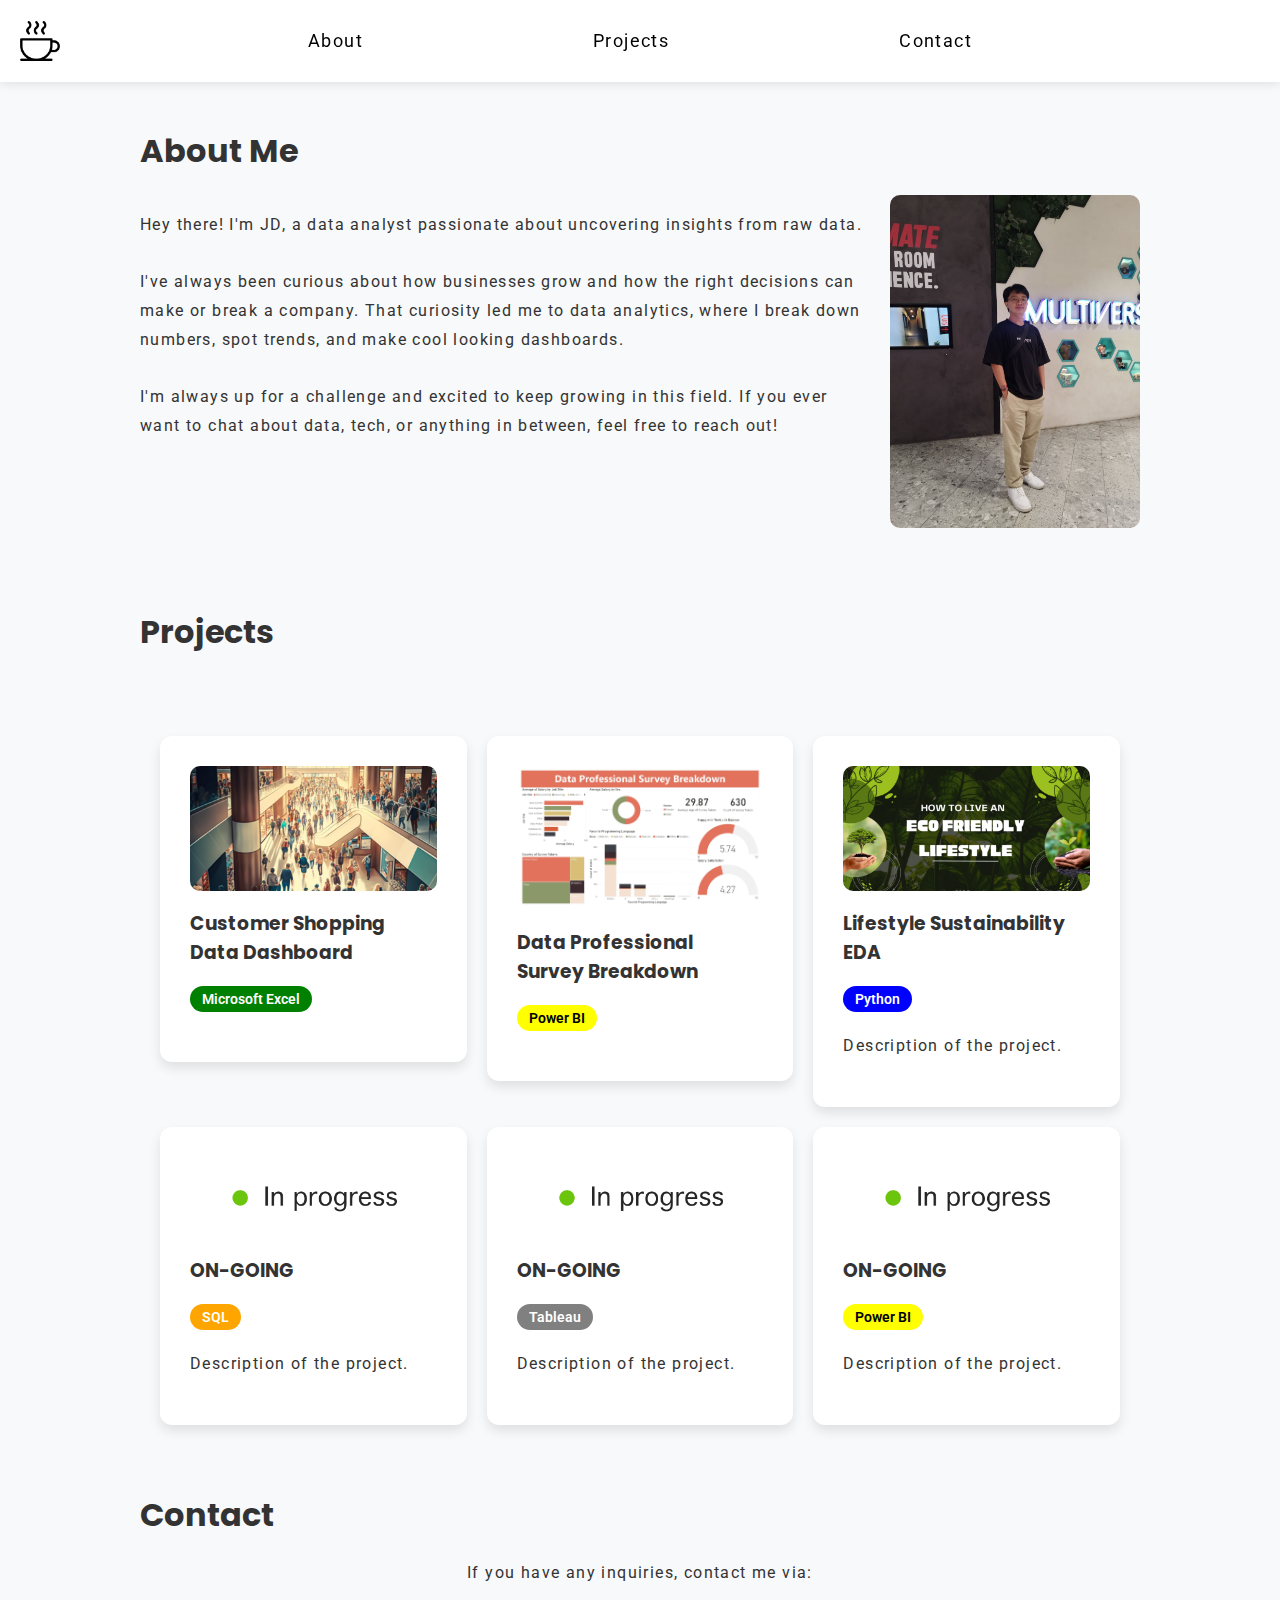
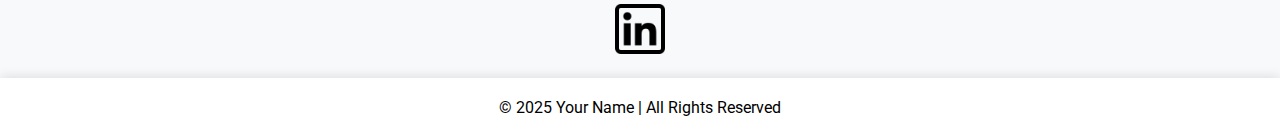
<file: My Data Analysis Portfolio Webpage/index.html>
<!DOCTYPE html>
<html lang="en">
<head>
    <meta charset="UTF-8">
    <meta name="viewport" content="width=device-width, initial-scale=1.0">
    <meta name="description" content="Your Name - Data Analyst Portfolio showcasing projects in Python, SQL, and Power BI.">
    <meta name="keywords" content="Data Analyst, Python, SQL, Power BI, Portfolio">
    <meta name="author" content="Your Name">
    <title>My Portfolio</title>
    <link rel="icon" type="image/png" href="images/logo.png">
    <link rel="stylesheet" href="styles.css">
    <link href="https://fonts.googleapis.com/css2?family=Poppins:wght@300;400;700&family=Roboto:wght@300;400;700&display=swap" rel="stylesheet">
    <link rel="stylesheet" href="https://cdnjs.cloudflare.com/ajax/libs/font-awesome/6.5.1/css/all.min.css">
    <script defer src="script.js"></script>
</head>
<body>
    <header>
        <nav>
            <div class="nav-container">
                <a href="#" class="nav-logo">
                    <img src="images/logo.png" alt="Logo">
                </a>
                <ul class="nav-links">
                    <li><a href="#about">About</a></li>
                    <li><a href="#projects">Projects</a></li>
                    <li><a href="#contact">Contact</a></li>
                </ul>
                <div class="hamburger-menu" onclick="toggleMenu()">☰</div>
            </div>
        </nav>
    </header>

    <div class="main-content">
        <section id="about">
            <div class="about-text">
                <h2 class="about-title">About Me</h2>
                <div class="about-content">
                    <p>Hey there! I'm JD, a data analyst passionate about uncovering insights from raw data.
                        <br><br>
                        I've always been curious about how businesses grow and how the right decisions can make or break a company. 
                        That curiosity led me to data analytics, where I break down numbers, spot trends, and make cool looking dashboards.
                        <br><br>
                        I'm always up for a challenge and excited to keep growing in this field. 
                        If you ever want to chat about data, tech, or anything in between, feel free to reach out!
                    </p>
                    <div class="about-image">
                        <img src="images/me.jpg" alt="Your Picture">
                    </div>
                </div>
            </div>         
        </section>

        <section id="projects">
            <h2 class="projects-title">Projects</h2>
            <div class="projects-container">
                <a href="shopping-data-dashboard.html">
                    <div class="project">
                        <img src="images/project-covers/CSD-cover.png" alt="Project 1">
                        <h3>Customer Shopping Data Dashboard</h3>
                        <!--Tools Used-->
                        <div class="project-tags">
                            <span class="tag">Microsoft Excel</span>
                        </div>
                    </div>
                </a>
                <a href="professional-survey-dashboard.html">
                    <div class="project">
                        <img src="images/project2.webp" alt="Project 2">
                        <h3>Data Professional Survey Breakdown</h3>
                        <!--Tools Used-->
                        <div class="project-tags">
                            <span class="tag">Power BI</span>
                        </div>
                    </div>
                </a>
                <a href="lifestyle-sustainability-eda.html">
                    <div class="project">
                        <img src="images/project-covers/LSEDA-cover.png" alt="Project 3">
                        <h3>Lifestyle Sustainability EDA</h3>
                        <!--Tools Used-->
                        <div class="project-tags">
                            <span class="tag">Python</span>
                        </div>
                        <p>Description of the project.</p>
                    </div>
                </a>
                <a href="">
                    <div class="project">
                        <img src="images/in-progress.png" alt="Project 4">
                        <h3>ON-GOING</h3>
                        <!--Tools Used-->
                        <div class="project-tags">
                            <span class="tag">SQL</span>
                        </div>
                        <p>Description of the project.</p>
                    </div>
                </a>
                <a href="">
                    <div class="project">
                        <img src="images/in-progress.png" alt="Project 5">
                        <h3>ON-GOING</h3>
                        <!--Tools Used-->
                        <div class="project-tags">
                            <span class="tag">Tableau</span>
                        </div>
                        <p>Description of the project.</p>
                    </div>
                </a>
                <a href="">
                    <div class="project">
                        <img src="images/in-progress.png" alt="Project 6">
                        <h3>ON-GOING</h3>
                        <!--Tools Used-->
                        <div class="project-tags">
                            <span class="tag">Power BI</span>
                        </div>
                        <p>Description of the project.</p>
                    </div>
                </a>
            </div>
        </section>

        <section id="contact">
            <h2 class="contact-title">Contact</h2>
            <p>If you have any inquiries, contact me via:</p>
            <a href="https://www.linkedin.com/in/john-david-uldo-a16445255/" class="linkedin-logo">
                <img src="images/linkedin.png" alt="Logo">
            </a>
        </section>
    </div>

    <footer>
        © 2025 Your Name | All Rights Reserved
    </footer>
</body>
</html>
</file>
<file: My Data Analysis Portfolio Webpage/styles.css>
/* GENERAL STYLES */
body, html {
    margin: 0;
    padding: 0;
    font-family: 'Roboto', sans-serif;
    background-color: #f8f9fa;
    color: #333;
    height: 100%;
    display: flex;
    flex-direction: column;
}

h1, h2, h3, h4 {
    font-family: 'Poppins', sans-serif;
}

p, ul{
    line-height: 1.8;
    letter-spacing: 1.4px;
}


/* HEADER & NAVIGATION */
header {
    background-color: white;
    box-shadow: 0 2px 10px rgba(0, 0, 0, 0.1);
    box-sizing: border-box;
    position: fixed;
    width: 100%;
    top: 0;
    left: 0;
    z-index: 1000;
}

/* NAVIGATION CONTAINER */
.nav-container {
    display: flex;
    align-items: center;
    justify-content: space-between; 
    max-width: 1000px; 
    margin: 0 auto;
    padding: 15px 20px;
}

/* LOGO */
.nav-logo {
    position: absolute;
    left: 20px; 
    height: 100%; 
    display: flex;
    align-items: center; 
}

.nav-logo img {
    height: 40px; 
    max-height: 100%; 
    width: auto; 
}



/* NAVIGATION LINKS */
.nav-links {
    display: flex;
    list-style: none;
    padding: 0;
    margin: 0 auto; 
}

.nav-links li {
    margin: 0 100px;
}

.nav-links a {
    padding: 10px 15px;
    display: inline-block; 
    text-decoration: none;
    font-size: 18px;
    transition: color 0.3s;
    color: black;
}

.nav-links a:hover {
    color: #007bff;
}

/* HAMBURGER MENU */
.hamburger-menu {
    display: none;
    font-size: 24px;
    cursor: pointer;
    position: absolute;
    right: 20px;
}

/* MAIN CONTENT */
.main-content {
    flex: 1;
    padding-top: 50px;
}

/* ABOUT SECTION */
#about, #projects {
    display: flex;
    flex-direction: column; 
    align-items: flex-start; 
    max-width: 1000px;
    margin: 50px auto 20px;
    
    gap: 20px;
}

.about-content {
    display: flex;
    align-items: flex-start; 
    gap: 20px;
    
}

.about-text {
    flex: 1;
}

.about-title, .projects-title, .contact-title{
    font-size: 32px;
    margin-bottom: 20px;
    text-align: left; /* Aligns with About Me */
}

.about-image img {
    width: 250px;
    height: auto;
    border-radius: 10px;
}

/* PROJECTS SECTION */

.projects-container {
    display: grid;
    grid-template-columns: repeat(3, 1fr);
    gap: 20px;
    max-width: 1000px;
    margin: 0 auto;
    padding: 40px 20px;
}


.project {
    background: white;
    padding: 30px;
    border-radius: 12px;
    box-shadow: 0px 6px 12px rgba(0, 0, 0, 0.1);
    transition: all 0.3s ease;
}

.project:hover {
    box-shadow: 0px 10px 20px rgba(0, 0, 0, 0.2);
    transform: translateY(-5px) scale(1.02);
}

.projects-container a {
    text-decoration: none; 
    color: inherit; 
    display: block; 
}

.project img {
    width: 100%; 
    max-width: 250px; 
    height: auto; 
    display: block; 
    margin: 0 auto 10px; 
    border-radius: 10px; 
}




/* CONTACT SECTION */
#contact {
    max-width: 1000px;
    margin: 0 auto;
    text-align: center;
    margin-bottom: 20px;
}

.linkedin-logo img {
    width: 50px; 
    height: auto;
}

/* FOOTER */
footer {
    background-color: white;
    color: black;
    padding: 20px;
    text-align: center;
    box-shadow: 0 -2px 10px rgba(0, 0, 0, 0.1);
    box-sizing: border-box;
    width: 100%;
    
}

/* RESPONSIVE DESIGN */
@media screen and (max-width: 768px) {
    .nav-links {
        display: none;
        flex-direction: column;
        background: white;
        position: absolute;
        top: 60px;
        right: 20px;
        width: 150px;
        box-shadow: 0 2px 10px rgba(0, 0, 0, 0.1);
        border-radius: 8px;
    }

    .nav-links li {
        margin: 10px 0;
        text-align: center;
    }

    .hamburger-menu {
        display: block;
    }

    .nav-links.active {
        display: flex;
    }

    #about {
        flex-direction: column;
        text-align: center;
    }

    .about-image img {
        width: 120px;
    }

    .projects-container {
        grid-template-columns: repeat(2, 1fr);
    }
}


/* PROJECT SHOWCASE SECTION */
#about-project {
    display: flex;
    flex-direction: column;
    align-items: flex-start;
    width: 90%; /* Instead of a fixed max-width, make it responsive */
    max-width: 1000px; 
    margin: 20px auto 0; 
    padding: 20px;
}

/* PROJECT TITLE */
.project-text h2 {
    font-size: 32px;
    font-weight: 700;
    color: #333;
    margin-bottom: 15px;
    text-transform: capitalize;
}

/* PROJECT DESCRIPTION */
.project-text p, .project-insights p, .project-insights ul{
    font-size: 1.1rem; /* Use relative sizing instead of px */
    text-align: justify;
    color: #555;
    margin: 0 auto 0 10px; 
    
}

.project-list, .sub-list {
    padding-left: 30px;
    list-style-type: disc; 
    margin-bottom: 10px;
}
.sub-list{
    list-style-type: circle !important; 
}

.project-list li{
    margin: 15px 0 20px 0;
}


/*PROJECT IMAGE SECTION WITH BUTTONS*/
.dashboard-thumbnail {
    width: 100%;
    text-align: center;
    margin-top: 30px;
}

.image-grid {
    display: grid;
    grid-template-columns: repeat(auto-fit, minmax(400px, 1fr));
    gap: 10px;
    padding: 10px;
}

.image-container {
    border-radius: 10px;
}

.image-snippet {
    display: flex;
    justify-content: center; 
    align-items: center; 
    margin: 30px 0;
}

.image-snippet img{
    width: 60%;
    
}

.clickable-image {
    width: 100%;
    height: auto;
    border-radius: 10px;
    cursor: pointer;
    transition: transform 0.3s ease-in-out, box-shadow 0.3s ease-in-out;
}

.clickable-image:hover {
    transform: scale(1.05);
    box-shadow: 0px 4px 10px rgba(0, 0, 0, 0.2);
}

/*BUTTON FOR GITHUB AND LIVE DEMO*/
.file_button img, .gitrepo_button img {
    width: 16px !important;
    height: 16px !important;
}

.file_button, .gitrepo_button{
    display: inline-block;
    padding: 12px 20px;
    margin: 20px 50px;
    background-color: #1CADE4; /* Adjust color as needed */
    color: white;
    font-size: 16px;
    font-weight: bold;
    text-decoration: none;
    border-radius: 10px;
    transition: background 0.3s ease;
    text-align: center;
    display: inline-flex;
    align-items: center;
    gap: 8px; 
}

.file_button:hover, .gitrepo_button:hover{
    transform: scale(1.07); 
    box-shadow: 0 0 10px #1CADE4; 
    background-color: #0056b3; 
}

/*DATA SOURCE LINK*/
.data-link {
    text-decoration: none; 
    color: #0073e6; 
    font-weight: 500; 
    transition: color 0.2s ease-in-out, text-decoration 0.2s ease-in-out;
}
.data-link:hover {
    color: #005bb5;
    text-decoration: underline;
}

.project-insights h4 {
    font-size: 28px;
    font-weight: 700;
    color: #333;
    margin-bottom: 15px;
    text-transform: capitalize;
}



/* IMAGE HOVER EFFECT */
.project-image img:hover {
    transform: scale(1.02);
}

.project-tags {
    margin-top: 10px;
    margin-bottom: 20px;
    display: flex;
    gap: 8px;
    flex-wrap: wrap;
}

.tag {
    color: white;
    font-size: 14px;
    font-weight: 600;
    padding: 5px 12px;
    border-radius: 20px;
    display: inline-block;
    user-select: none; 
    cursor: default; 
}

/* FULLSCREEN OVERLAY (HIDDEN BY DEFAULT) */
.fullscreen-overlay {
    position: fixed;
    top: 0;
    left: 0;
    width: 100vw;
    height: 100vh;
    background: rgba(0, 0, 0, 0.8);
    display: flex;
    align-items: center;
    justify-content: center;
    opacity: 0;
    visibility: hidden;
    transition: opacity 0.3s ease, visibility 0.3s ease;
    z-index: 999;
}

/* FULLSCREEN IMAGE */
.fullscreen-overlay img {
    max-width: 90%;
    max-height: 90%;
    border-radius: 8px;
    box-shadow: 0 10px 30px rgba(255, 255, 255, 0.3);
    transition: transform 0.3s ease-in-out;
}

/* SHOW FULLSCREEN IMAGE */
.fullscreen-overlay.active {
    opacity: 1;
    visibility: visible;
}

/* CLOSE FULLSCREEN ON CLICK */
.fullscreen-overlay img:hover {
    transform: scale(1.01);
}
</file>
